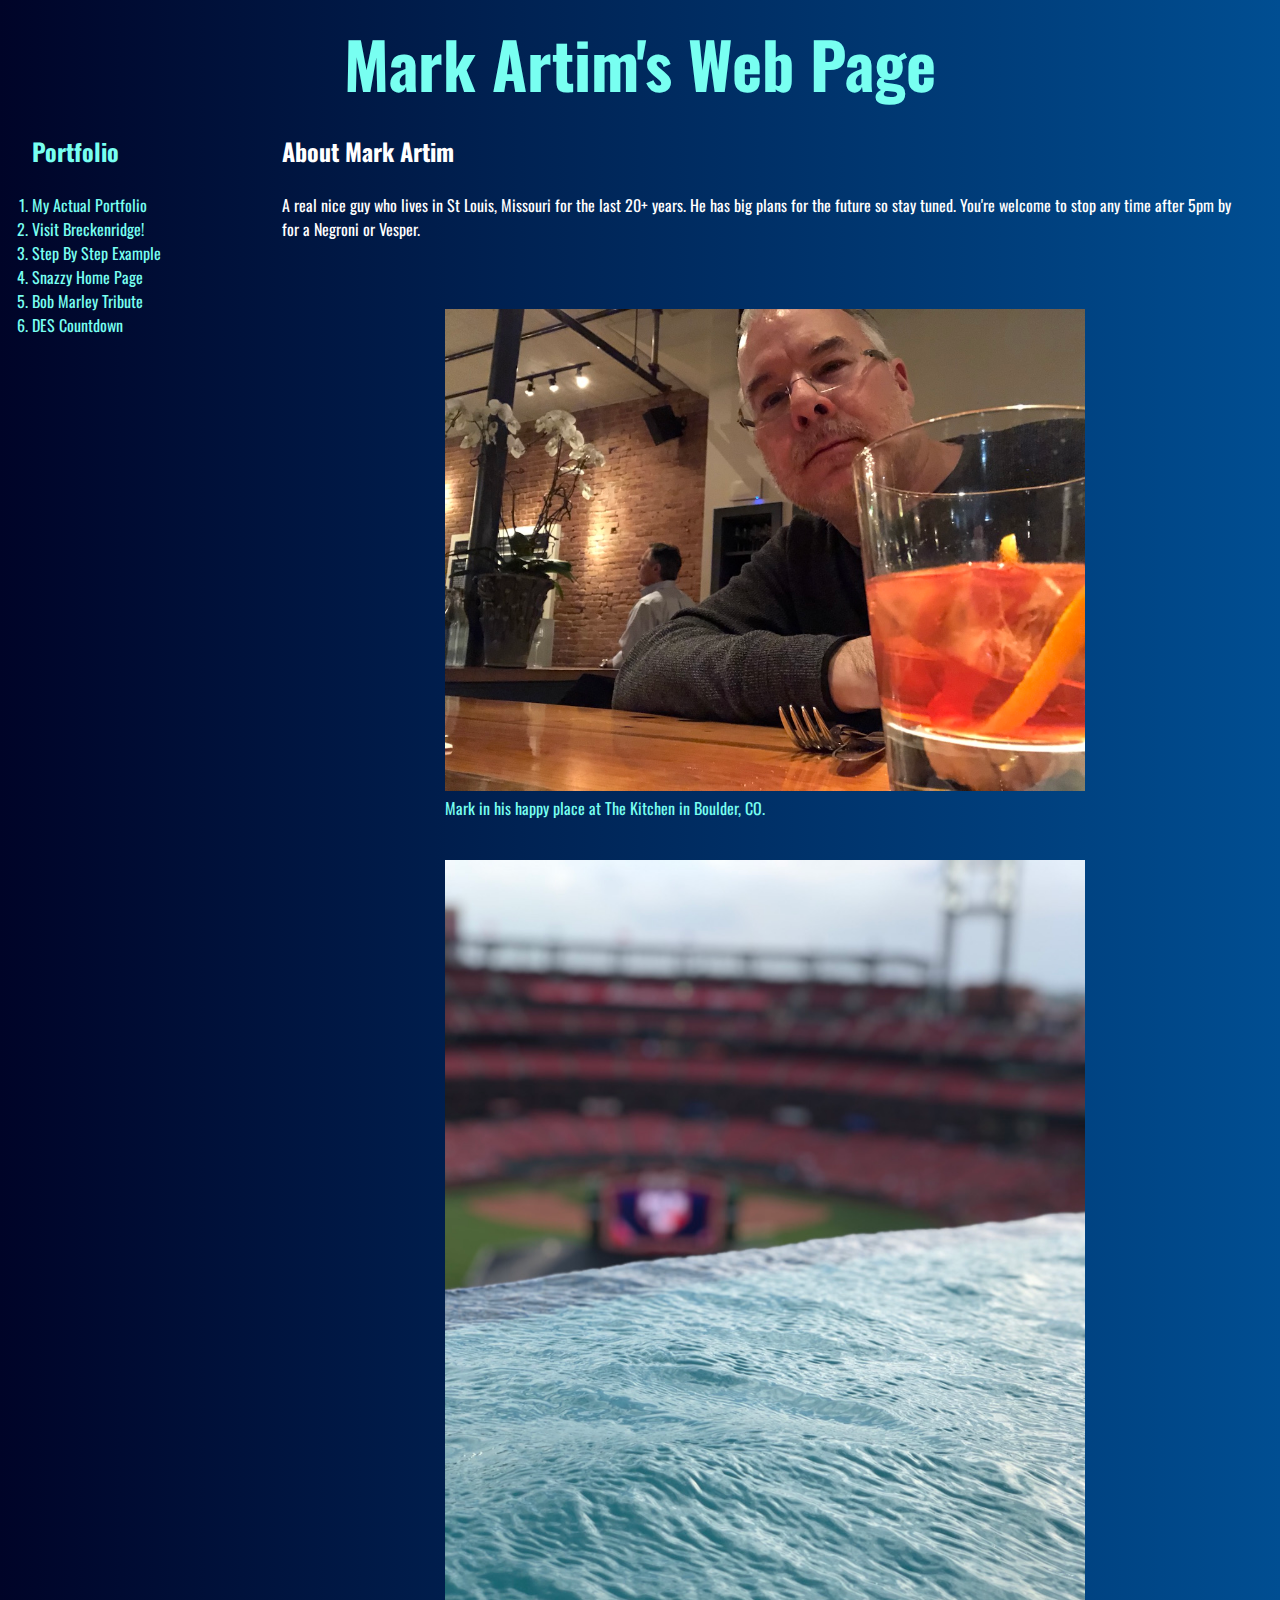
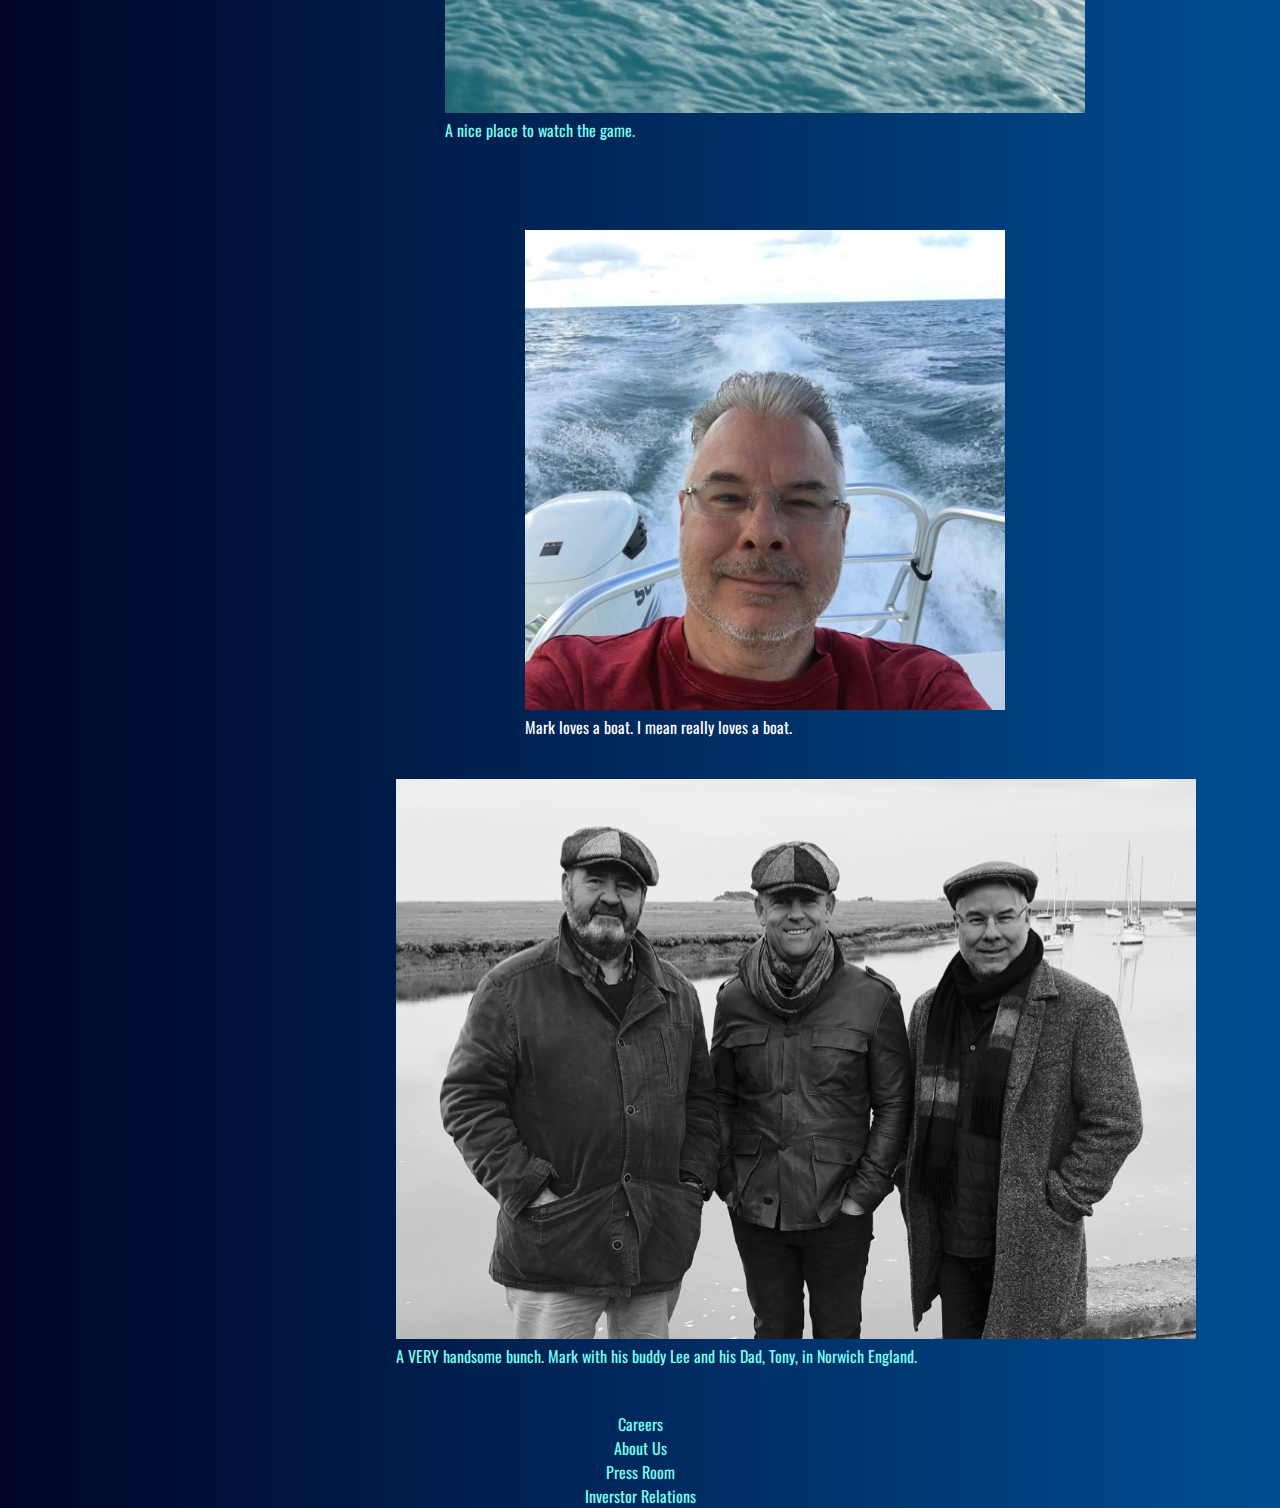
<file: index.html>
<!DOCTYPE html>
<html lang="en">
<head>
    <meta charset="UTF-8">
    <meta name="viewport" content="width=device-width, initial-scale=1.0">
    <title>Mark Artim's Web Page</title>
    <link rel="stylesheet" href="/style.css">
    
    <link rel="preconnect" href="https://fonts.gstatic.com"> 
    <link href="https://fonts.googleapis.com/css2?family=Oswald:wght@200;300;400;500;600;700&display=swap" rel="stylesheet">
    <link rel="stylesheet" href="https://fonts.googleapis.com/css2?family=Cabin">
</head>


<body>
    <div class="container">
      <header>
          <h1>Mark Artim's Web Page</h1>
      </header>

        <div class="leftpanel">
          <nav>  
          <h2>Portfolio</h2>
            <ol>
                <li><a href="https://mark-artim.github.io/portfolio2/">My Actual Portfolio</a></li>
                <li><a href="/VisitBreckenridge.html">Visit Breckenridge!</a></li>
                <li><a href="/SBS1.html">Step By Step Example</a></li>
                <li><a href="/AdditionalPicturesNew.html">Snazzy Home Page</a></li>
                <li><a href="https://codepen.io/mark-artim/full/JjRZNPd" target="_blank">Bob Marley Tribute</a></li>
                <li><a href="/DESGoLiveCountdown.html">DES Countdown</a></li>
            </ol>
          </nav>
        </div>
        
        <div class="main">
            <h2>About Mark Artim</h2>
              <p>A real nice guy who lives in St Louis, Missouri for the last 20+ years. He has big plans for the future so stay tuned. You're welcome to stop any time after 5pm by for a Negroni or Vesper.   
              </p>

        <div class="flex-container">
            <figure>
              <a href="https://www.thekitchenbistros.com/location/the-kitchen-bistros-boulder/" target="_blank">
                <img src="/assets/MarkAtTheKitchenBoulder.jpeg" alt="Mark in his happy place at the Kitchen in Boulder, Colorado with his favorite cocktail, the Negroni, close at hand." style="width:40em;height:auto;";>
                <figcaption>Mark in his happy place at The Kitchen in Boulder, CO.</figcaption>
              </a>
            </figure>
            <figure>
              <a href="https://onecardinalway.com" target="_blank">
                <img src="/assets/pool.jpeg" alt="A picture from a pool overlooking the Cardinal's Busch Stadium" style="width: 40em;height:auto;";>
                <figcaption>A nice place to watch the game.</figcaption>
              </a>
            </figure>
        </div>
        <div class="flex-container">
          <figure>
            <img src="/assets/MarkOnaBoat.jpeg" alt="Mark sitting in the stern of a boat with the wake from teh engine behind him." style="width:30em;height:auto;";>
            <figcaption>Mark loves a boat. I mean really loves a boat.</loves></figcaption>
          </figure>  
          <figure style="float:right; margin-right:2em;">
                <a href="https://www.google.com/maps/place/Wells-next-the-Sea,+UK/@52.9525265,0.8153889,13z/data=!3m1!4b1!4m5!3m4!1s0x47d771242ca1239b:0x48a6ef0ef85b7e10!8m2!3d52.954641!4d0.848927" target="_blank">
                    <img src="/assets/TonyLeeMark.jpeg" alt="Mark on a trip to England with his buddy Lee and his Dad Tony who lives in Norwich" style="width:50em;height:auto;";>
                    <figcaption>A VERY handsome bunch. Mark with his buddy Lee and his Dad, Tony, in Norwich England.</figcaption>
                </a>
            </figure>
          </div>
        </div>
        
        <footer>
            <p>Careers</p>
            <P>About Us</P>
            <P>Press Room</P>
            <P>Inverstor Relations</P>
        </footer>


    </div>    
</body>
</html>
</file>
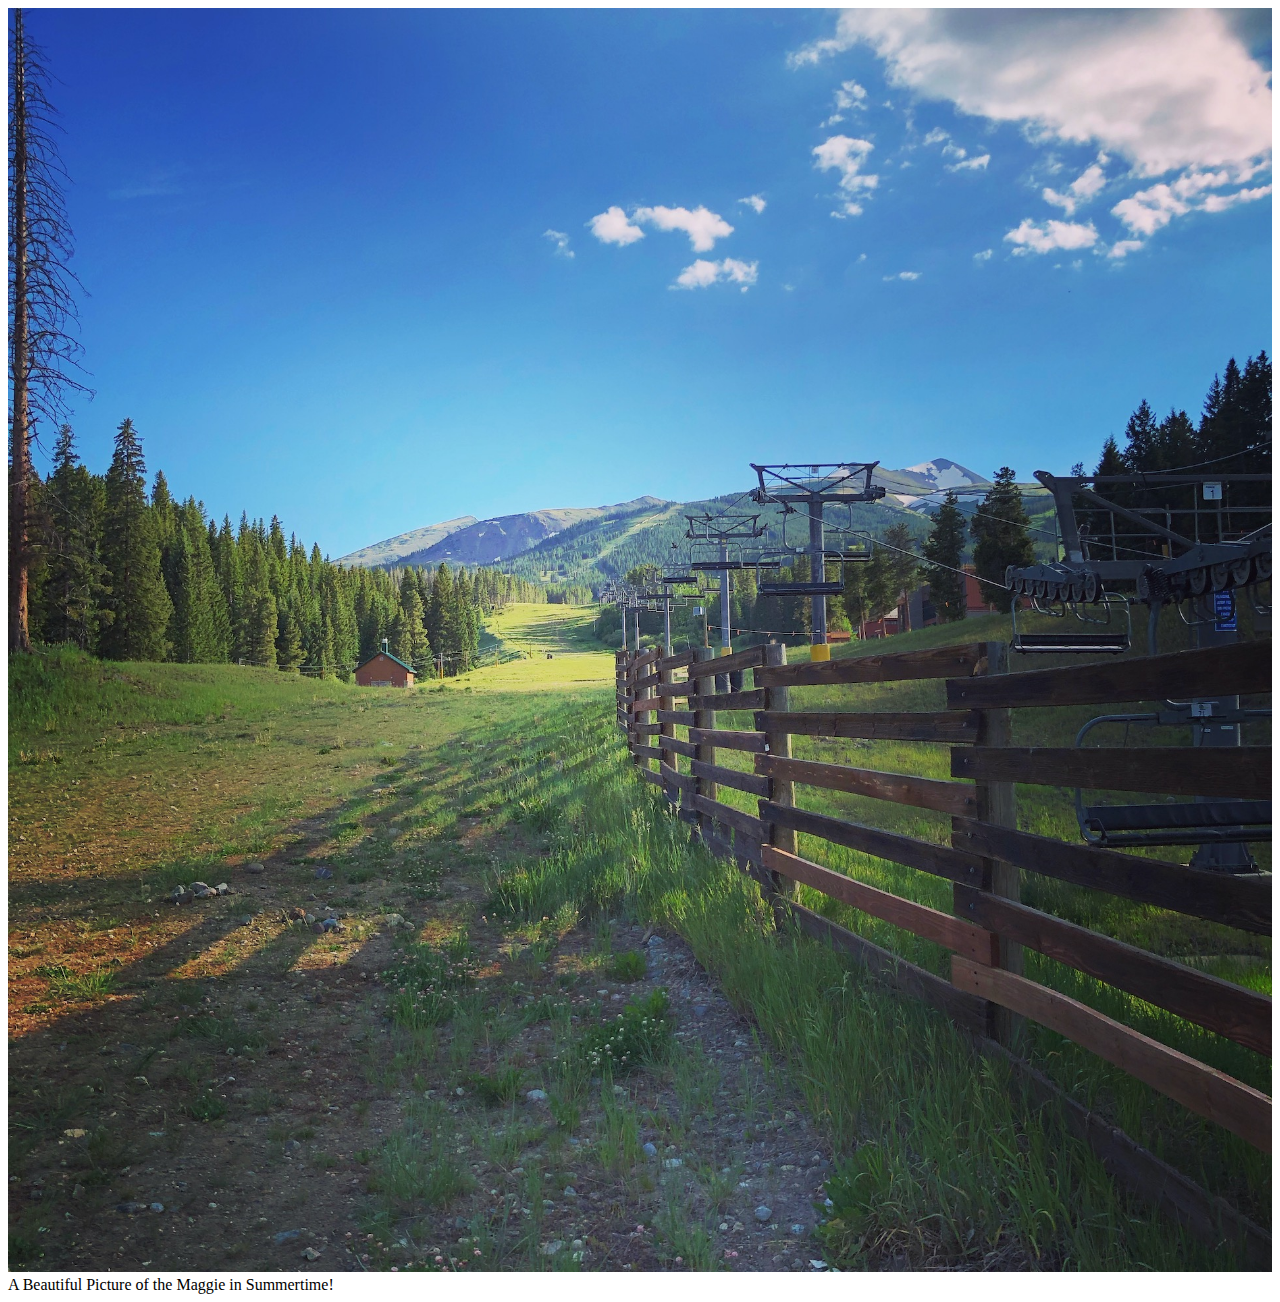
<file: AdditionalPictures.html>
<!DOCTYPE html>
<html>
<head>
    <meta charset="UTF-8">
    <title>Hello World</title>
</head>

<body>
    <style>
        img { 
          width: 100%; 
        }
        </style>
    <img src="/assets/Background1920.jpeg" alt="HTML5 Icon" style="width:100%;height:100%;">


    A Beautiful Picture of the Maggie in Summertime!
</body>
</html>
</file>
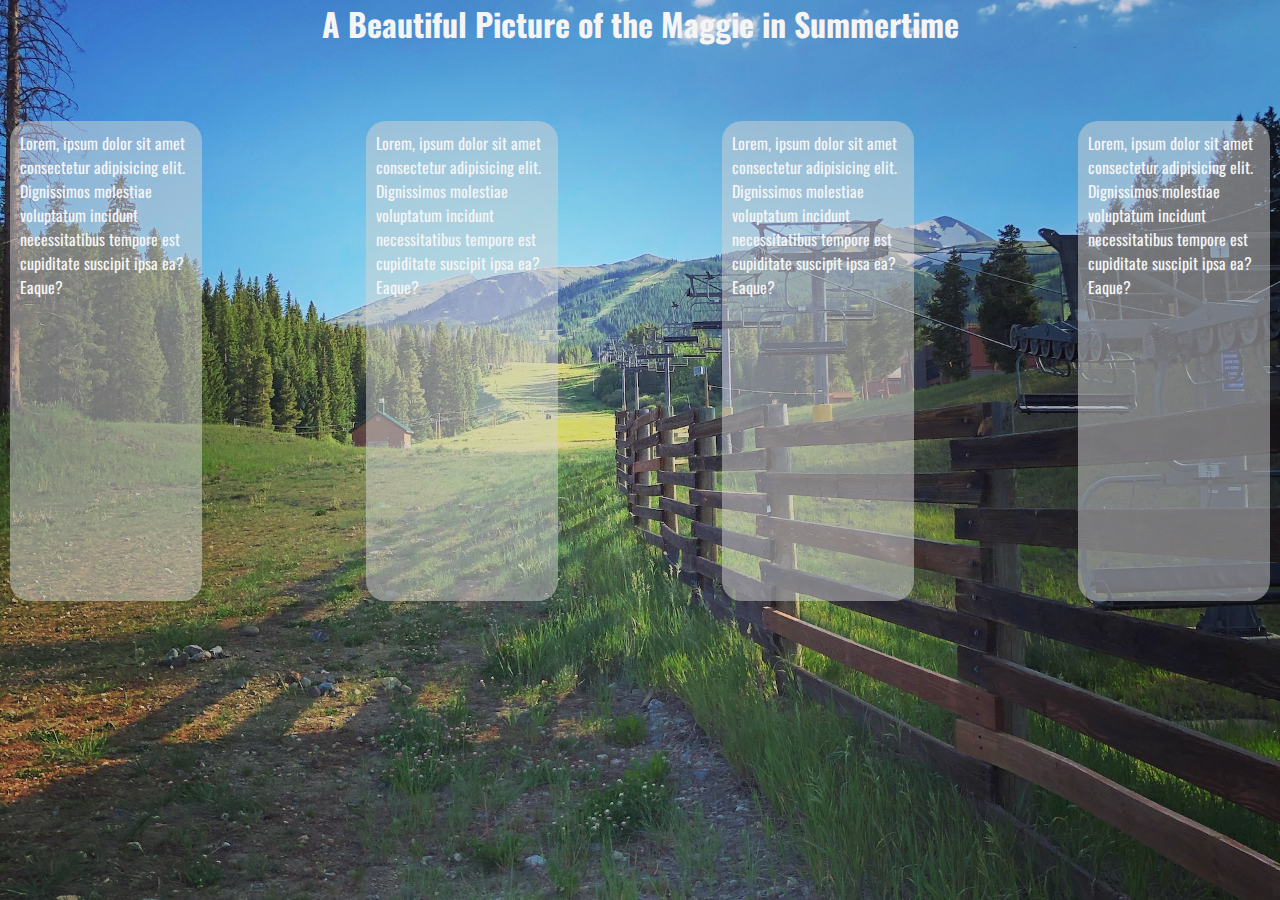
<file: AdditionalPicturesNew.html>
<!DOCTYPE html>
<html>
<head>
    <meta charset="UTF-8">
    <title>Home Page With Image Background</title>
    <link rel="stylesheet" href="/style.css">
    
    <link rel="preconnect" href="https://fonts.gstatic.com"> 
    <link href="https://fonts.googleapis.com/css2?family=Oswald:wght@200;300;400;500;600;700&display=swap" rel="stylesheet">
    <link rel="stylesheet" href="https://fonts.googleapis.com/css2?family=Cabin">
</head>

<body>
    <style>

    body  {
        background-image: url("/assets/Background1920.jpeg");
        background-color: #cccccc;
        height: 800px;
        background-position: center;
        background-repeat: no-repeat;
        background-size: cover;
      }
    </style>

<h1 style="text-align: center;">
A Beautiful Picture of the Maggie in Summertime
</h1>

<div class="flex-container">
    <div class="card">
        Lorem, ipsum dolor sit amet consectetur adipisicing elit. Dignissimos molestiae voluptatum incidunt necessitatibus tempore est cupiditate suscipit ipsa ea? Eaque?
    </div>
    <div class="card">
        Lorem, ipsum dolor sit amet consectetur adipisicing elit. Dignissimos molestiae voluptatum incidunt necessitatibus tempore est cupiditate suscipit ipsa ea? Eaque?
    </div>
    <card class="card">
        Lorem, ipsum dolor sit amet consectetur adipisicing elit. Dignissimos molestiae voluptatum incidunt necessitatibus tempore est cupiditate suscipit ipsa ea? Eaque?
    </card>
    <card class="card">
        Lorem, ipsum dolor sit amet consectetur adipisicing elit. Dignissimos molestiae voluptatum incidunt necessitatibus tempore est cupiditate suscipit ipsa ea? Eaque?
    </card>

</html>
</file>
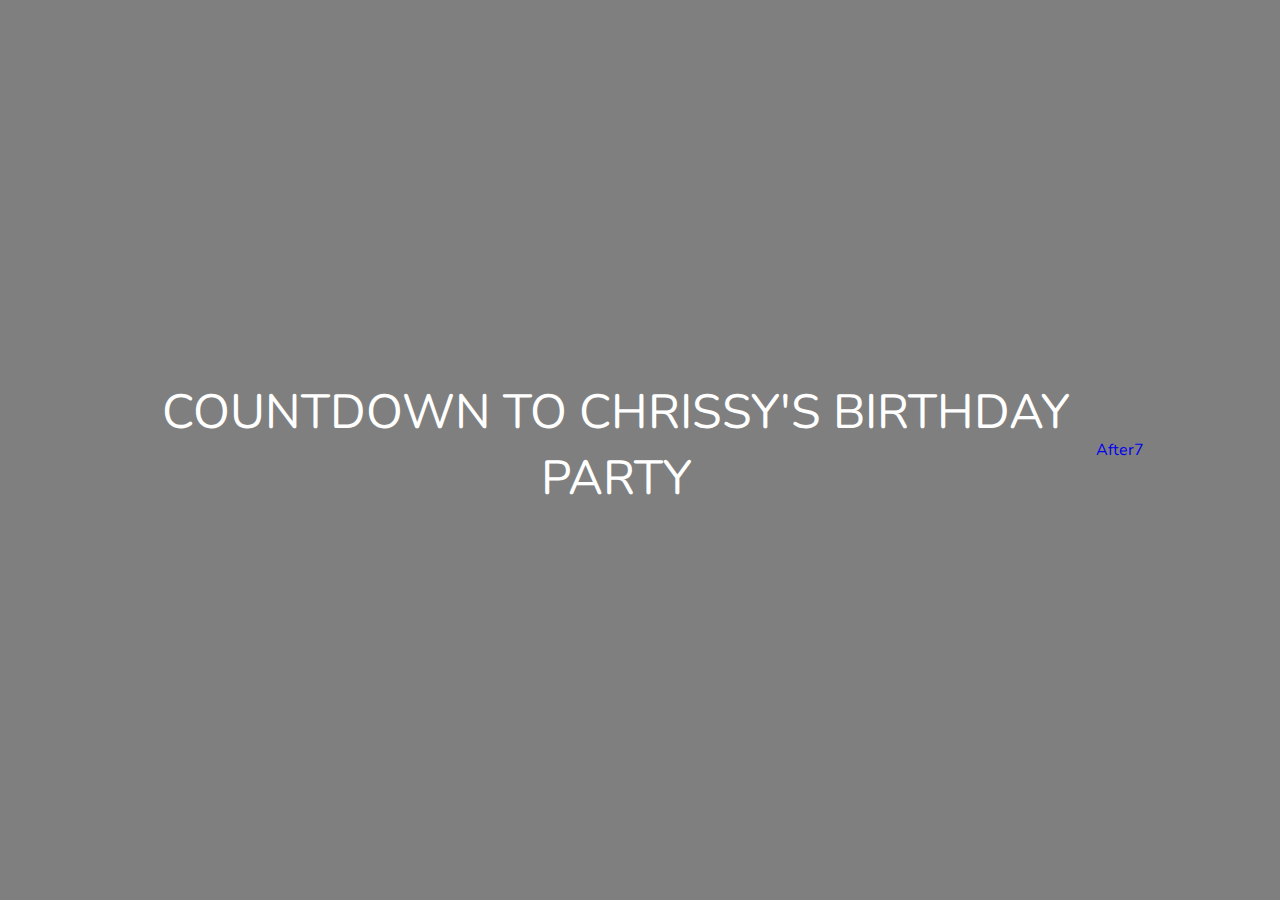
<file: CTCountDown.html>
<!DOCTYPE html>
<html lang="en">
<head>
    <meta charset="UTF-8">
    <meta http-equiv="X-UA-Compatible" content="IE=edge">
    <!-- <meta name="viewport" content="width=device-width, initial-scale=1.0"> -->
    <link href="./assets/css/Breck.css" rel="stylesheet">
    <link href="./assets/css/countdown.css" rel="stylesheet">
    <title>CT Countdown</title>
</head>
<body>
    <!-- Result Skip Results Iframe -->
    <div class="container">
        <div class="txt">Countdown to Chrissy's Birthday Party</div>
        <div class="time">
          <div id="days"></div>
          <div id="hours"></div>
          <div id="minutes"></div>
          <div id="seconds"></div>
        </div>
      </div>

  <a href="/CTAfter7.html">After7</a>


      <script src="./assets/js/countdown.js"></script>
</body>
</html>
</file>
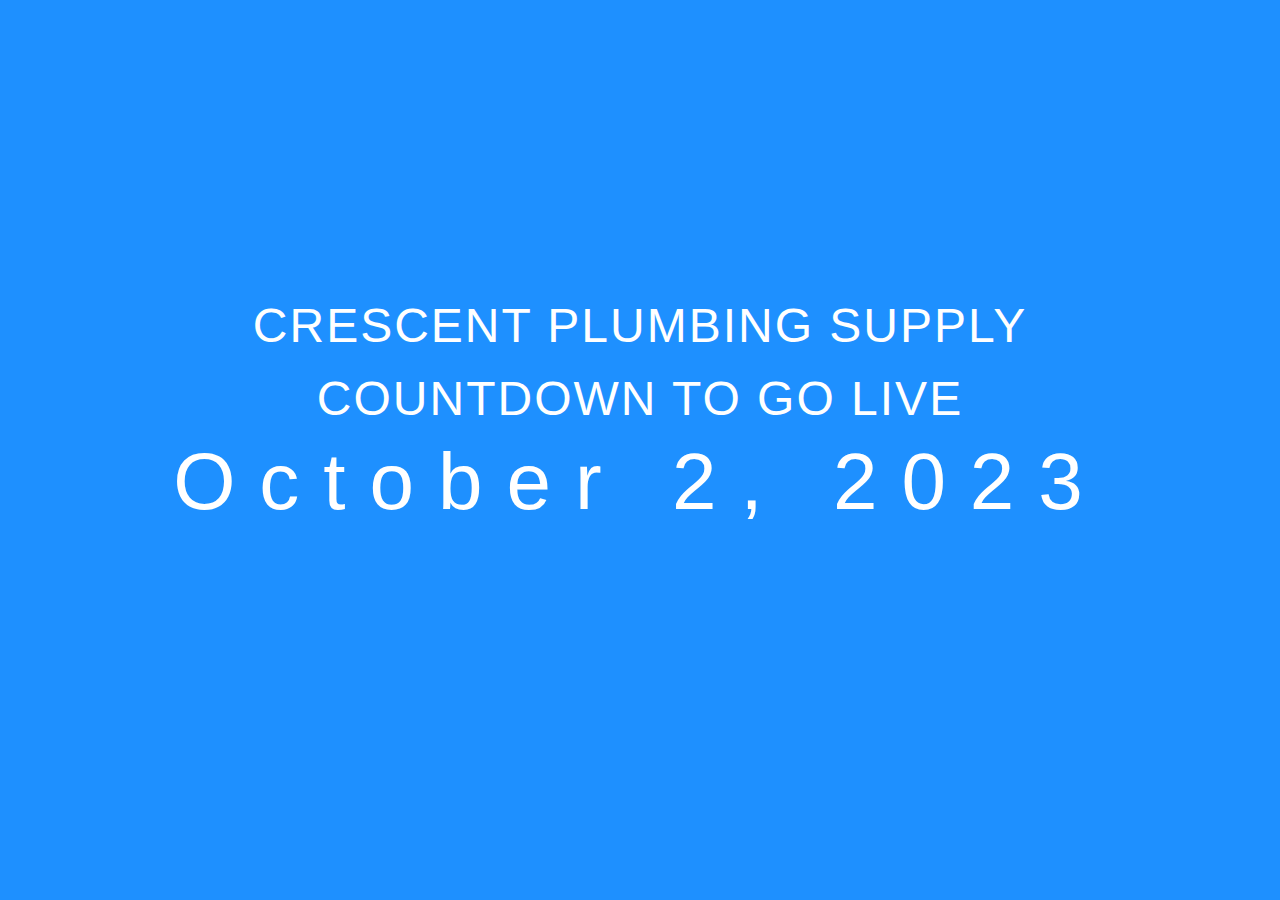
<file: DESGoLiveCountdown.html>
<!DOCTYPE html>
<html lang="en">
<head>
    <meta charset="UTF-8">
    <meta http-equiv="X-UA-Compatible" content="IE=edge">
    <meta name="viewport" content="width=device-width, initial-scale=1.0">
    <link rel="stylesheet" href="./assets/css/DES.css">
    <title>Document</title>
</head>
<body>
    <div class="container">
        <h1 id="headline1">Crescent Plumbing Supply</h1>
        <h1 id="headline2">Countdown to Go Live</h1>
        <h3 id="headline3">October 2, 2023</h1>
        <div id="countdown"></div>
        <!-- <div> -->
          <!-- <ul> -->
            <!-- <li><div id="days"></div>Days!</li> -->
            <!-- <li><span id="hours"></span>Hours</li>
            <li><span id="minutes"></span>Minutes</li>
            <li><span id="seconds"></span>Seconds</li> -->
          <!-- </ul> -->
        <!-- </div> -->
        <div id="content" class="emoji">
          <span>🥳</span>
          <span>🎉</span>
          <span>🎂</span>
        </div>
      </div>
    </div>
    <!-- <script src="./assets/js/DESCountdown.js"></script> -->
    <script src="./assets/js/countdown.js"></script>
</body>
</html>
</file>
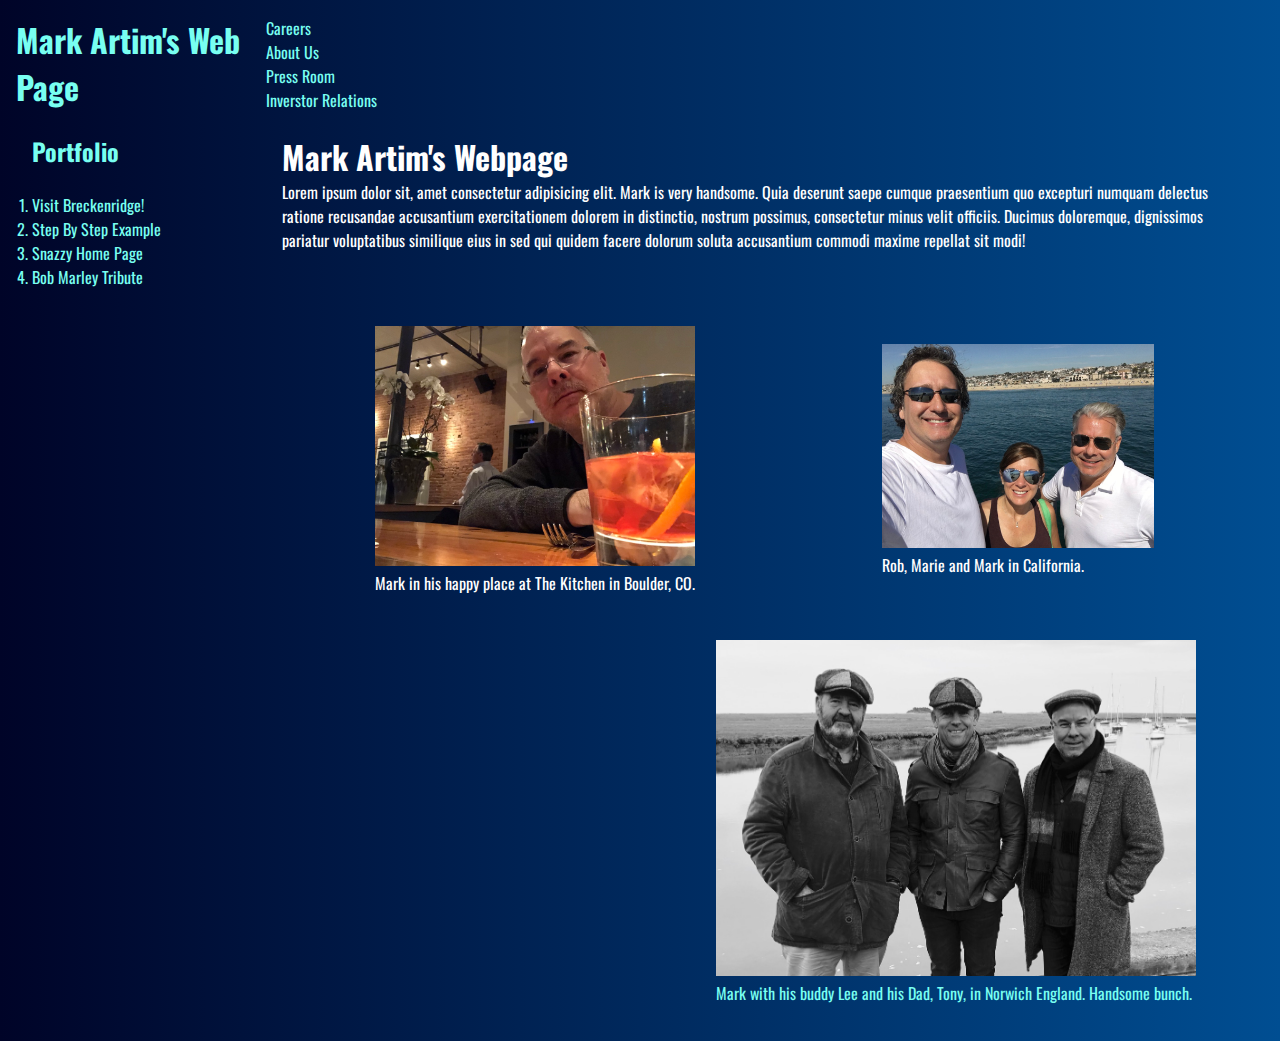
<file: index2.html>
<!DOCTYPE html>
<html lang="en">
<head>
    <meta charset="UTF-8">
    <meta name="viewport" content="width=device-width, initial-scale=1.0">
    <title>Mark Artim's Web Page</title>
    <link rel="stylesheet" href="/style.css">
    
    <link rel="preconnect" href="https://fonts.gstatic.com"> 
    <link href="https://fonts.googleapis.com/css2?family=Oswald:wght@200;300;400;500;600;700&display=swap" rel="stylesheet">
    <link rel="stylesheet" href="https://fonts.googleapis.com/css2?family=Cabin">
</head>


<body>
    <div class="container">
        <div class="header">
            <h1>Mark Artim's Web Page</h1>
        </div>

        <div class="leftpanel">
            <h2>Portfolio</h2>
            <ol>
                <li><a href="/VisitBreckenridge.html">Visit Breckenridge!</a></li>
                <li><a href="/SBS1.html">Step By Step Example</a></li>
                <li><a href="/AdditionalPicturesNew.html">Snazzy Home Page</a></li>
                <li><a href="https://codepen.io/mark-artim/full/JjRZNPd" target="_blank">Bob Marley Tribute</a></li>
            </ol>
        </div>
        
        <div class="main">
            <h1>Mark Artim's Webpage</h1>
            <p>Lorem ipsum dolor sit, amet consectetur adipisicing elit. Mark is very handsome. Quia deserunt saepe cumque praesentium quo excepturi numquam delectus ratione recusandae accusantium exercitationem dolorem in distinctio, nostrum possimus, consectetur minus velit officiis. Ducimus doloremque, dignissimos pariatur voluptatibus similique eius in sed qui quidem facere dolorum soluta accusantium commodi maxime repellat sit modi!</p>

        <div class="flex-container">
            <figure>
                <img src="/assets/MarkAtTheKitchenBoulder.jpeg" alt="Mark in his happy place at the Kitchen in Boulder, Colorado with his favorite cocktail, the Negroni, close at hand." style="width:20em;height:auto;";>
                <figcaption>Mark in his happy place at The Kitchen in Boulder, CO.</figcaption>
            </figure>
            <figure>
                <img src="/assets/RobMarieMark.jpeg" alt="Rob, Marie and Mark in California." style="width:17em;height:auto;";>
                <figcaption>Rob, Marie and Mark in California.</figcaption>
            </figure>
        </div>
            <figure style="float:right; margin-right:2em;">
                <a href="https://www.google.com/maps/place/Wells-next-the-Sea,+UK/@52.9525265,0.8153889,13z/data=!3m1!4b1!4m5!3m4!1s0x47d771242ca1239b:0x48a6ef0ef85b7e10!8m2!3d52.954641!4d0.848927" target="_blank">
                    <img src="/assets/TonyLeeMark.jpeg" alt="Mark on a trip to England with his buddy Lee and his Dad Tony who lives in Norwich" style="width:30em;height:auto;";>
                    <figcaption>Mark with his buddy Lee and his Dad, Tony, in Norwich England. Handsome bunch.</figcaption>
                </a>
            </figure>

        </div>

        
        <div class="footer">
            <p>Careers</p>
            <P>About Us</P>
            <P>Press Room</P>
            <P>Inverstor Relations</P>
        </div>


    </div>    
</body>
</html>
</file>
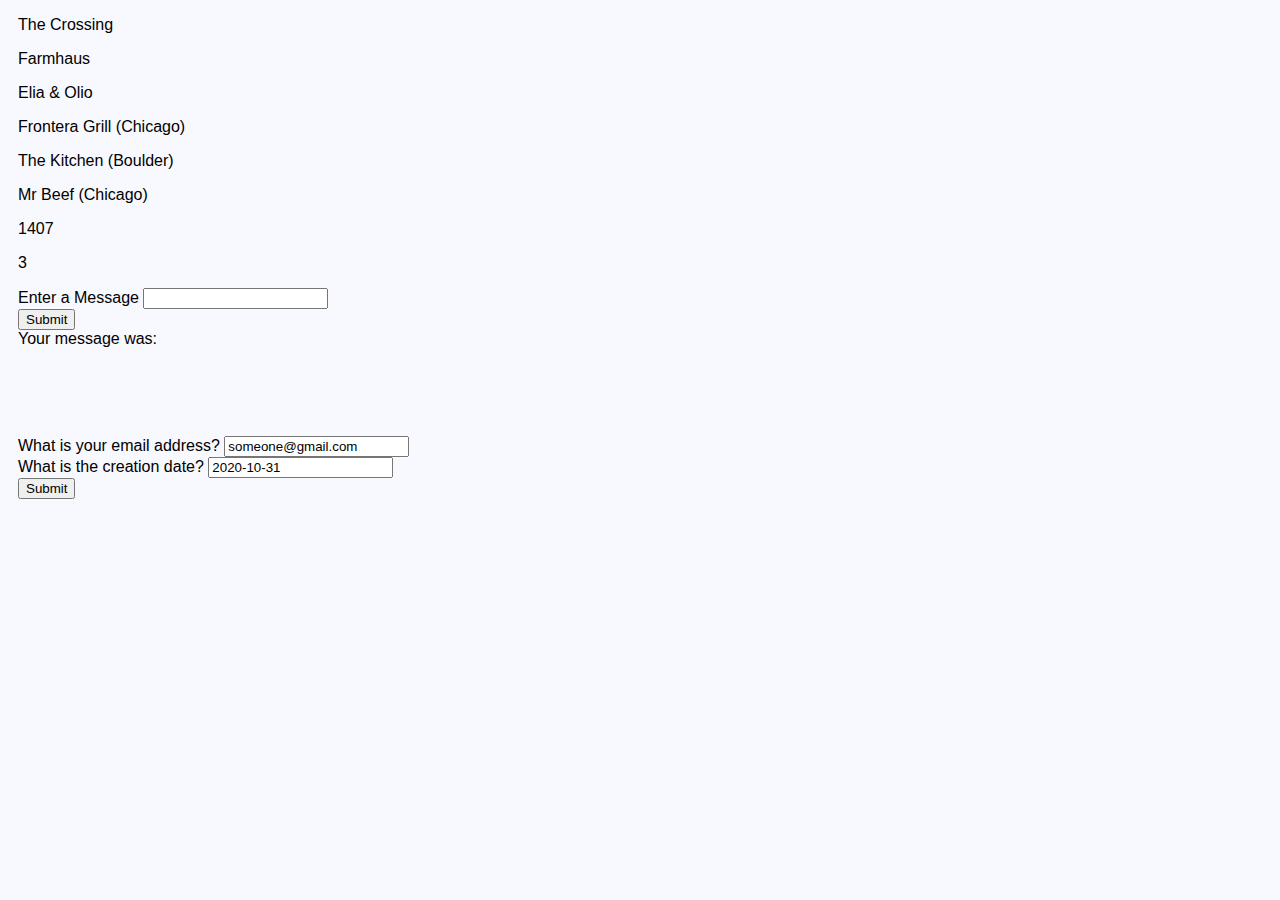
<file: RestaurantRecommendations.html>
<!DOCTYPE html>
<html>
<head>
    <meta charset="UTF-8">
    <title>Resaurant Recs</title>
    
    <!-- Custom styles for this template -->
    <link href="page.css" rel="stylesheet">

    <script language="JavaScript">
        function showInput() {
            document.getElementById('display').innerHTML = 
                        document.getElementById("user_input").value;
        }
      </script>
    
</head>

<body>
    
    <p>The Crossing</p>
    <p>Farmhaus</p>
    <p>Elia & Olio</p>
    <p>Frontera Grill (Chicago)</p>
    <p>The Kitchen (Boulder)</p>
    <p>Mr Beef (Chicago)</p>

    

      <p id="ROB"></p>
      <p id="COB"></p>

      <script>
        document.getElementById("ROB").innerHTML = 9 + 6 * 233;
        document.getElementById("COB").innerHTML = 9 - 6;
      </script>


<form>
    <label><b>Enter a Message</b></label>
    <input type="text" name="message" id="user_input">
  </form>

  <input type="submit" onclick="showInput();"><br/>
  <label>Your message was: </label>
  <p><span id='display'></span></p>

<br><br><br><br>

<script>
var URL = "https://e8o9n5ugog.execute-api.us-east-2.amazonaws.com/prod/visitors";
</script>

<form id="formElem">
  <div>
    <label for="Visitor_ID">What is your email address?</label>
    <input name="Visitor_ID" id="Visitor_ID" value="someone@gmail.com">
  </div>
  <div>
    <label for="Creation_Date">What is the creation date?</label>
    <input name="Creation_Date" id="Creation_Date" value="2020-10-31">
  </div>
  <div>
    <button>Submit</button>
  </div>
</form>

<script>
  formElem.onsubmit = async (e) => {
    e.preventDefault();

    let response = await fetch(URL, {
      method: 'POST',
      body: new FormData(formElem)
    });

    let result = await response.json();

    alert(result.message);
  };
</script>

<!-- var formData = JSON.stringify($("#myForm").serializeArray());

$.ajax({
  type: "POST",
  url: "serverUrl",
  data: formData,
  success: function(){},
  dataType: "json",
  contentType : "application/json"
}); -->






</body>
</html>
</file>
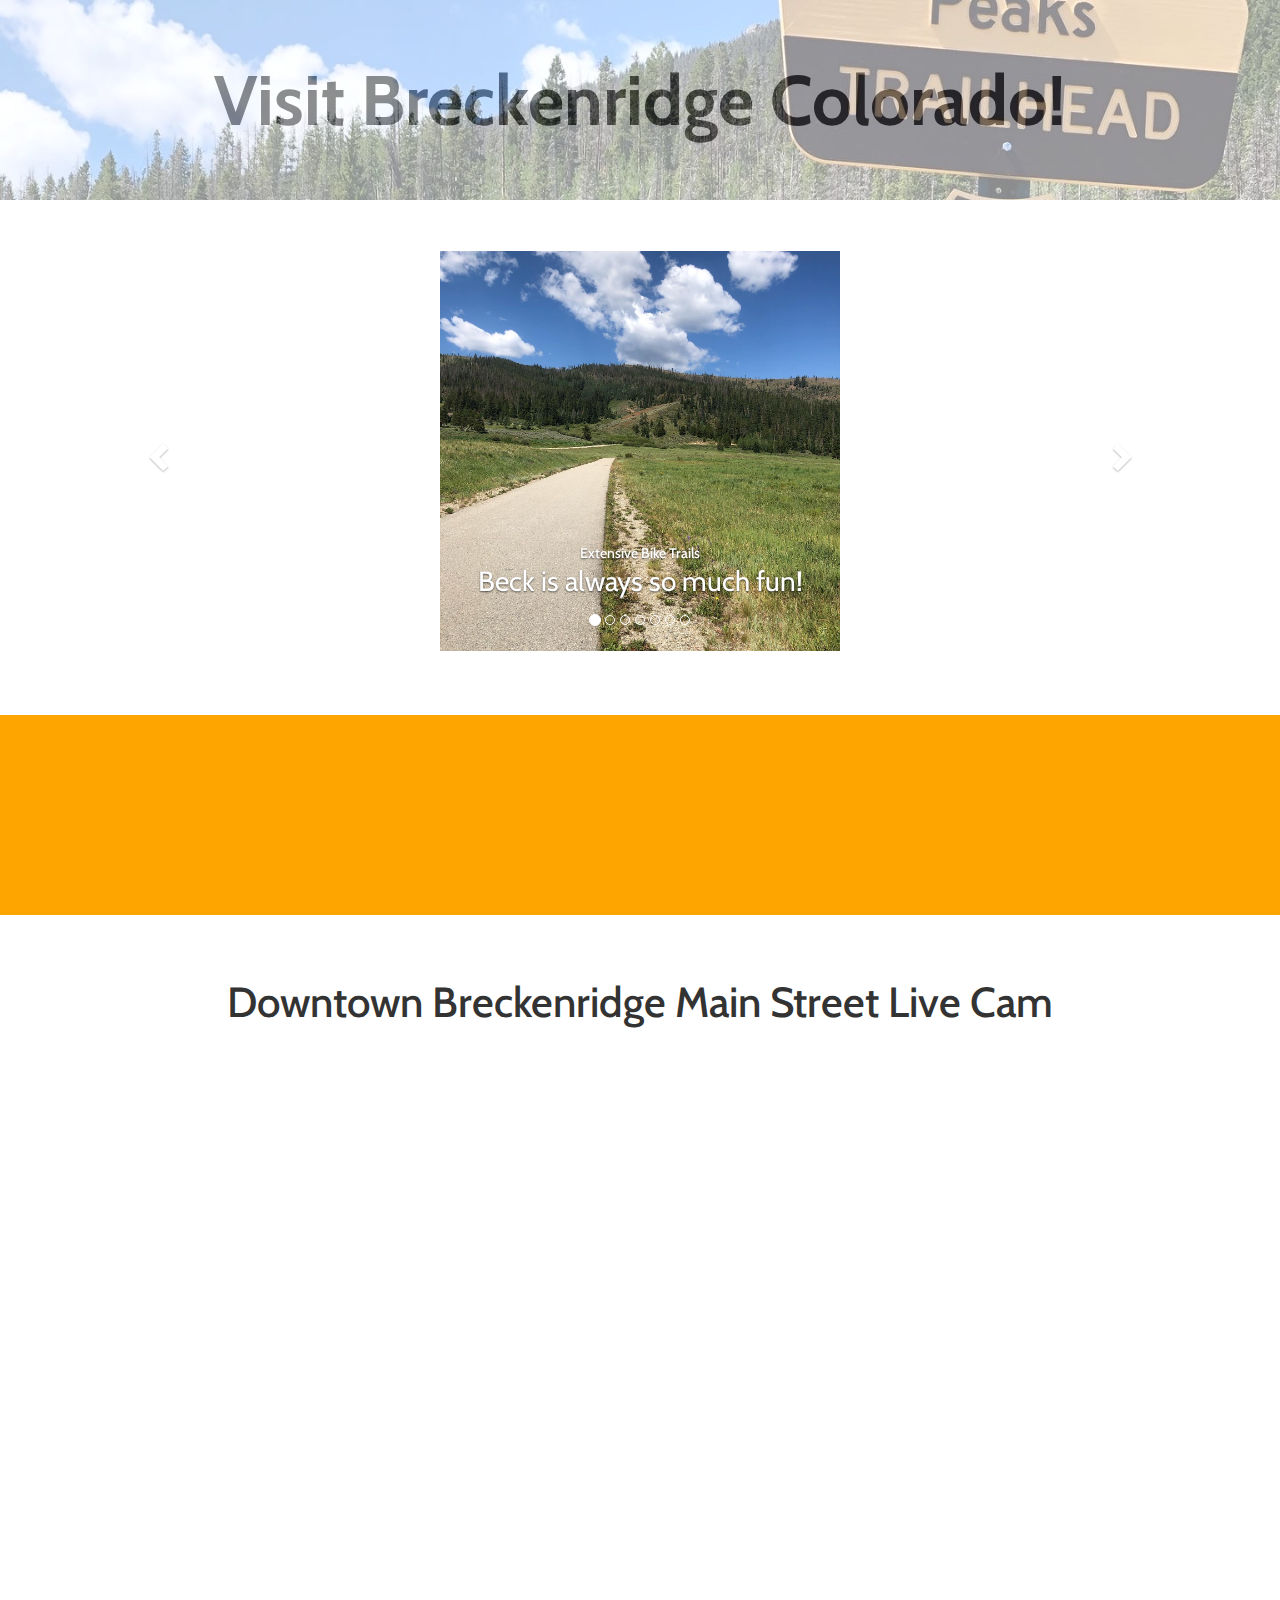
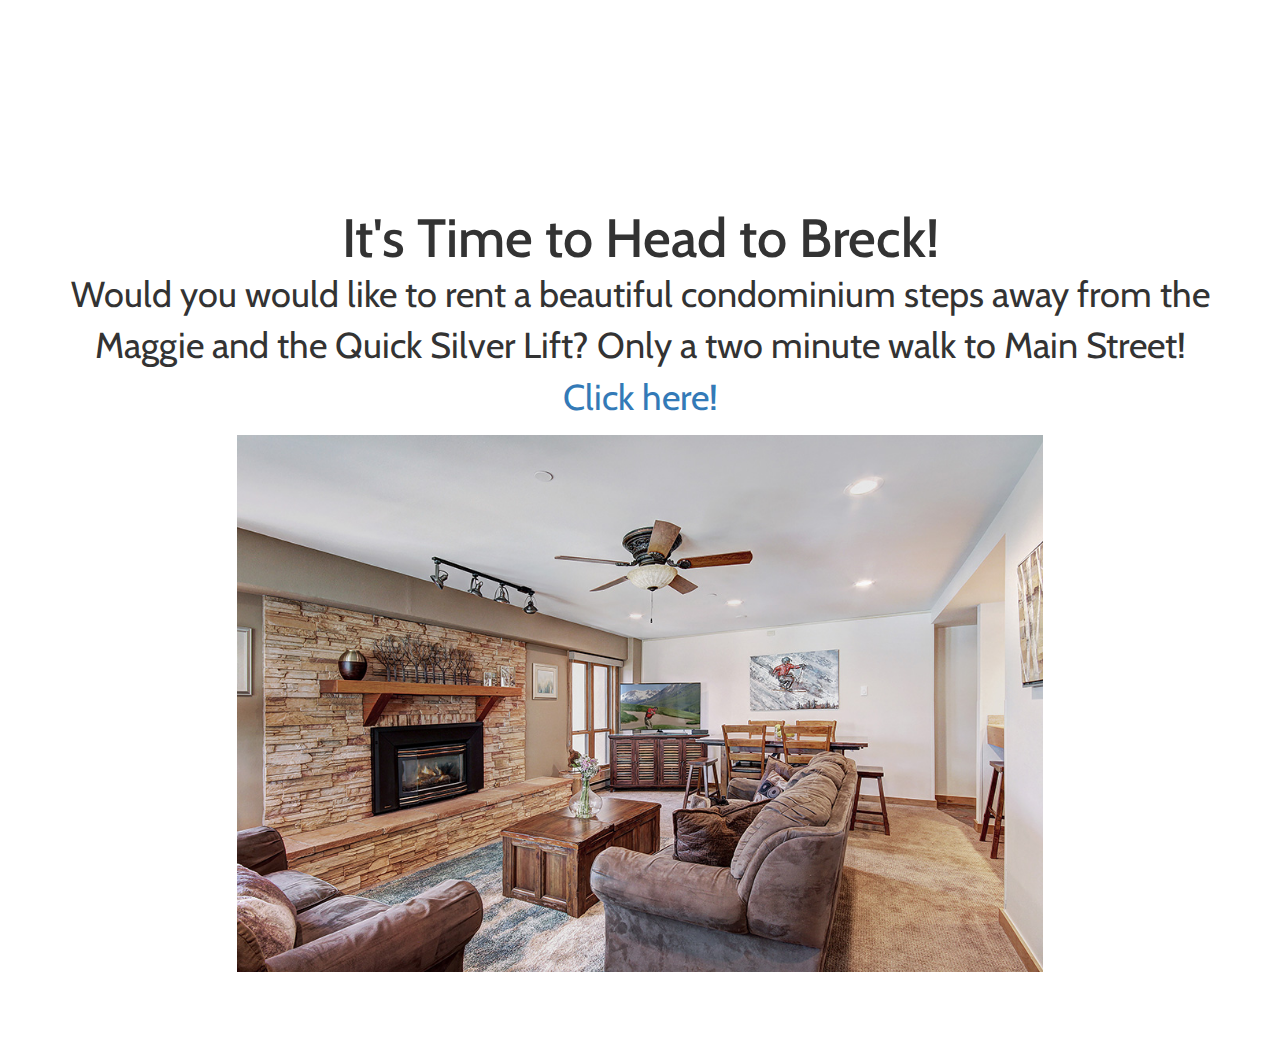
<file: VisitBreckenridge.html>
<html>

<html lang="en">

<head>

  <title>Mark's First Web Page</title>

  <!-- Custom styles for this template -->
  
  <meta charset="utf-8">
  <meta name="viewport" content="width=device-width, initial-scale=1">
  <link rel="stylesheet" href="https://maxcdn.bootstrapcdn.com/bootstrap/3.3.7/css/bootstrap.min.css">
  <link rel="preconnect" href="https://fonts.gstatic.com"> 
  <link href="https://fonts.googleapis.com/css2?family=Cabin:ital,wght@0,400;0,500;0,600;0,700;1,400;1,500;1,600;1,700&display=swap" rel="stylesheet">
  <link href="./assets/css/Breck.css" rel="stylesheet">

  <script src="https://ajax.googleapis.com/ajax/libs/jquery/3.5.1/jquery.min.js"></script>
  <script src="https://maxcdn.bootstrapcdn.com/bootstrap/3.4.1/js/bootstrap.min.js"></script>
  
  <script language="JavaScript">
    function showInput() {
      document.getElementById('display').innerHTML =
        document.getElementById("user_input").value;
    }
  </script>


</head>

<body>
  
  <header>
    <h1 class="header">Visit Breckenridge Colorado!</h1>
  </header>

  
  <div class="container">
    <div id="myCarousel" class="carousel slide" data-ride="carousel">
      <!-- Indicators -->
      <ol class="carousel-indicators">
        <li data-target="#myCarousel" data-slide-to="0" class="active"></li>
        <li data-target="#myCarousel" data-slide-to="1"></li>
        <li data-target="#myCarousel" data-slide-to="2"></li>
        <li data-target="#myCarousel" data-slide-to="3"></li>
        <li data-target="#myCarousel" data-slide-to="4"></li>
        <li data-target="#myCarousel" data-slide-to="5"></li>
        <li data-target="#myCarousel" data-slide-to="6"></li>
      </ol>

      <!-- Wrapper for slides -->
      <div class="carousel-inner">

        <div class="item active">
          <img class="center-block" src="/assets/images/P1.jpeg" alt="Los Angeles" style="width: auto; height: var(--car-img-height);">
          <div class="carousel-caption">
            <h3>Extensive Bike Trails</h3>
            <p>Beck is always so much fun!</p>
          </div>
        </div>

        <div class="item zzz">
          <img class="center-block" src="./assets/images/P2.jpeg" alt="The Path to Frisco" style="width: auto; height: var(--car-img-height);">
          <div class="carousel-caption">
            <h3>Lake Dillon</h3>
            <p>Enjoy Frisco & Lake Dillon</p>
          </div>
        </div>

        <div class="item">
          <img class="center-block" src="/assets/images/P3.jpeg" alt="Lake Dillon" style="width: auto; height: 400px;">
          <div class="carousel-caption">
            <h3>Breckenridge</h3>
            <p>We love the Breck!</p>
          </div>
        </div>

        <div class="item">
          <img class="center-block" src="/assets/images/P4.jpeg" alt="Breckenridge" style="width: auto; height: 400px;">
          <div class="carousel-caption">
            <h3>Incredible Trail Rides</h3>
            <p>Rent this Cannondale Power Assist</p>
          </div>
        </div>

        <div class="item">
          <img class="center-block" src="/assets/images/P5.jpeg" alt="Breckenridge" style="width: auto; height: 400px;">
          <div class="carousel-caption">
            <h3>Beautiful Hiking</h3>
            <p>Ski runs turn to flowery meadows</p>
          </div>
        </div>

        <div class="item">
          <img class="center-block" src="/assets/images/P6.jpeg" alt="Breckenridge" style="width: auto; height: 400px;">
          <div class="carousel-caption">
            <h3>The Blue River</h3>
            <p>runs through the heart of Breck!</p>
          </div>
        </div>

        <div class="item">
          <img class="center-block" src="/assets/images/P7.jpeg" alt="Breckenridge" style="width: auto; height: 400px;">
          <div class="carousel-caption">
            <h3>Fly Fishing Anyone?</h3>
            <p>I think I see a trout!</p>
          </div>
        </div>

      </div>

      <!-- Left and right controls -->
      <a class="left carousel-control" href="#myCarousel" data-slide="prev" style="background: none !important">
        <span class="glyphicon glyphicon-chevron-left"></span>
        <span class="sr-only">Previous</span>
      </a>
      <a class="right carousel-control" href="#myCarousel" data-slide="next" style="background: none !important">
        <span class="glyphicon glyphicon-chevron-right"></span>
        <span class="sr-only">Next</span>
      </a>
    </div>
  </div>

<!-- The Weather Section  -->
  <section class="weather">
    <div id="weather">
      <h2 id="location"></h2>
      <p id="description"></p>
      <p id="temp"></p>
      <p id="tempmax"></p>
    </div>
  </section>

  <!-- The Main Street Live Cam Section  -->
  <Section>
    <h2 style="text-align: center;">
      Downtown Breckenridge Main Street Live Cam
    </h2>
    <div class="iframe-container">
      <iframe class="center" width="560" height="315" src="https://www.youtube.com/embed/SH63YaIWyK0" frameborder="0"
        allow="accelerometer; autoplay; encrypted-media; gyroscope; picture-in-picture" allowfullscreen></iframe>
    </div>
  </Section>


  <section class="rent-condo">
    <h2 class="center">It's Time to Head to Breck!</h2>
    <div id="ball"></div>
    <p>Would you would like to rent a beautiful condominium steps away from the Maggie and the Quick Silver Lift? Only a two minute walk to Main Street!
      <a href="https://www.visitbreck.com/booking/the-village-wetterhorn-3404/" target="_blank">Click here!</a>
    </p>
    <img id="unitPics" class="center-block" src="/assets/images/Unit_Pictures/L4.jpg" alt="Breckenridge">
    <!-- <img class="center-block" src="/assets/images/Unit_Pictures/L22.jpg" alt="Breckenridge"> -->
  </section>

  <script>


    function weather() {
      fetch("https://api.openweathermap.org/data/2.5/weather?zip=80424,us&appid=f1d85396b0ac359611b0e0093b0c32df")
        .then(response => response.json())
        // .then(data => console.log(data))
        .then(function (data) {
          drawWeather(data);
        })
        .catch(function () {

        });
    }
    window.onload = function () {
      weather();
    }

    function drawWeather(d) {
      var celcius = Math.round(parseFloat(d.main.temp) - 273.15);
      var fahrenheit = Math.round(((parseFloat(d.main.temp) - 273.15) * 1.8) + 32);
      var tempmax = Math.round(((parseFloat(d.main.temp_max) - 273.15) * 1.8) + 32);
      var feelslike = Math.round(((parseFloat(d.main.feels_like) - 273.15) * 1.8) + 32);
      // document.getElementById('name').innerHTML = d.main.name;
      document.getElementById('description').innerHTML = "Currently " + d.weather[0].description;
      document.getElementById('temp').innerHTML = "The temperature right now is " + fahrenheit + '&deg;' + " but it feels like " + feelslike + '&deg;';
      document.getElementById('location').innerHTML = "The weather in " + d.name;
      document.getElementById('tempmax').innerHTML = "The high today is " + tempmax + '&deg';
    }

        // console.log(temp)
        // document.getElementById("TEST").innerHTML = humidity

  </script>
  <script src="./assets/js/script.js"></script>


</body>

</html>
</file>
<file: style.css>
*{
    box-sizing: border-box;
    padding: 0;
    margin: 0;
  }

body {
    font-family: 'Oswald', sans-serif;
    /* background-color: #361999; */
    background-image: linear-gradient(90deg, #000428 0%, #004e92 100%);
    color: whitesmoke;
    }
a {
    color: #78FFF1;
    }
a:link {
    text-decoration: none;
    color: #78FFF1;
    }



a:visited {
    color:darkturquoise;
    }
a:hover {
    color: orangered;
    }


.center {
    text-align: center;
}

@media (max-width: 700px) {
    .container {
        color: #78FFF1;
        font-family: 'Oswald', sans-serif;
        display: grid;
        /* grid-template-columns: 1fr; */
        /* grid-template-rows: 1fr; */
        gap: 5px 0px;
        padding: 1em;
        width: 100vw;
        height: 100vh;
        grid-template-areas:
            "header"
            "leftpanel"
            "main"
            "footer";
        }
    
    }
@media (min-width:701px) {
    .container {
        color: #78FFF1;
        font-family: 'Oswald', sans-serif;
        display: grid;
        grid-template-columns: 1fr 2fr 2fr;
        grid-template-rows: 6em 1fr 6em;
        gap: 5px 0px;
        padding: 1em;
        width: 100vw;
        height: 100vh;
        grid-template-areas:
            "header header header"
            "leftpanel main main"
            "footer footer footer";
        }
    }

header {
    grid-area: header;
    font-size: 2em;
    margin: 0% 5% 0% 5%;
    text-align: center;
    color: #78FFF1;
    }

h2 {
    margin-bottom: 1em;
}
    
.leftpanel {
    grid-area: leftpanel;
    text-align: left;
    padding: 1em;
    min-height: initial;
    color: #78FFF1;
    }
    
.main {
    grid-area: main;
    text-align: left;
    padding: 1em;
    color: white;
    }
    
footer {
    grid-area: footer;
    text-align: center;
    padding: .2em;
    color: #78FFF1;
    }

.flex-container {
        display:flex;
        flex-wrap: wrap;
        justify-content: space-between;
        align-items: center;
        margin-top: 5%;
        /* margin-left: 10%; */
        /* margin-right: 10%; */
        min-height: 20em;
    }
          
.card {
    display: flex;
    background-color: rgba(211, 211, 211, 0.5);
    min-height: 30em;
    max-width: 12em;
    border-radius: 20px;
    padding: 10px;
    margin: 10px;
    }

.hero-text {
    text-align: center;
    position: absolute;
    top: 50%;
    left: 50%;
    transform: translate(-50%, -50%);
    color: white;
    }
    
figure {
    /* border: .5px #cccccc solid; */
    padding: 20px;
    margin: auto;
    }

/*


.header {
    grid-column: 1/4;
    grid-row: 1/2;
    background-color: purple;
    }

.main {
    grid-column: 2/4;
    grid-row: 2/4;
    background-color: red;
    }

.leftpanel {
    grid-column: 1/2;
    grid-row: 2/4;
    background-color: springgreen;
    }

.footer {
    grid-column: 1/4;
    grid-row: 3/4;
    background-color: yellow;
    }

*/
</file>
<file: assets/css/Breck.css>
*{
    box-sizing: border-box;
    --car-img-height: 400px;
    
    /* undohtml.css */
    /* (CC) 2004 Tantek Celik. Some Rights Reserved.                  */
    /* http://creativecommons.org/licenses/by/2.0                     */
    /* This style sheet is licensed under a Creative Commons License. */

    :link, :visited {
        text-decoration: none;
        }
    ul, ol {
        list-style: none;
        }
    h1, h2, h3, h4, h5, h6, pre, code, p {
        font-size: 1em;
        }
    ul, ol, dl, li, dt, dd, h1, h2, h3, h4, h5, h6, pre, 
    form, body, html, p, blockquote, fieldset, input {
        padding: 0;
        margin: 0;
        }
    a img, :link img, :visited img {
        border: none;
        }
    address {
        font-style: normal;
        }  
}

  body {
    font-family: 'Cabin', sans-serif;
  }

    .header {
        position: relative;
        width: 100%;
        display: flex;
        justify-content: center;
        margin-bottom: 4%;
        height: 200px;
        align-items: center;
    }

    .header::before {    
        content: "";
        background-image: url("/assets/BreckHeader.jpeg");
        background-size: cover;
        position: absolute;
        top: 0px;
        right: 0px;
        bottom: 0px;
        left: 0px;
        opacity: 0.45;
    }
    header h1 {
        font-weight: bolder;
        font-size: 28px;
        animation-name: colorwheel;
        animation-duration: 16s;
        animation-iteration-count: infinite;
    }

    @keyframes colorwheel {
        0%   {color:black;}
        25%  {color: red;}
        50%  {color: blue;}
        100% {color: green;}
      }

    .container {
        display: flex;
        flex-direction: column;
    }

    .weather {
        background-color: orange;
        display: flex;
        justify-content: center;
        width: 100%;
        margin: 5% 0% 5% 0%;
        min-height: 200px;
        align-items: center;
    }

    .center {
        justify-content: center;
        text-align: center;
        margin-left: auto;
        margin-right: auto;
    }

    .center-block {
        width: auto;
        height: 400px;
    }

    .rent-condo {
        display: flex;
        flex-direction: column;
        margin: 5%;
        font-size: 18px;
        justify-content: center;
        text-align: center;
        align-items: center;
    }

    .rent-condo img {
        max-width: 375px;
        height: auto;
        margin: 1%;
    }

    /* section iframe {
        display: block;
        margin-top: 4%;
        width: 1px;
        min-width: 100%;
      } */
     
    .iframe-container {
        position: relative;
        overflow: hidden;
        padding-top: 56.25%;
        border: red;
    }

    .iframe-container iframe {
        position: absolute;
        top: 0%;
        left: 0%;
        width: 100%;
        height: 100%;
        border: 0;
    }
    

    @media only screen and (min-width: 768px) {
        header h1 {
            font-size: 3.0em;
        }
        h2 {
            font-size: 2.5em;
        }
        p {
            font-size: 1.5em;
        }
        section iframe {
            display: block;
            margin-top: 4%;
            width: 560px;
            height: 315px;
          }
          .rent-condo img {
            max-width: 70%;
            height: auto;
            margin: 1%;
        }
        .center-block1 {
            width: auto;
            height: 50px;
        }
        .zzz {
            --car-img-height: 800px;
        }
    }
    @media only screen and (min-width: 1200px) {
        header h1 {
            font-size: 5.0em;
        }
        h2 {
            font-size: 3em;
        }
        p {
            font-size: 2em;
        }
        section iframe {
            display: block;
            margin-top: 4%;
            }
    }
</file>
<file: assets/css/countdown.css>
@import url('https://fonts.googleapis.com/css2?family=Nunito&display=swap');

* {
  box-sizing: border-box;
  padding: 0;
  margin: 0;
  font-family: 'Nunito', sans-serif;
}

body {
  height: 100vh;
  display: flex;
  justify-content: center;
  align-items: center;
  background: linear-gradient(rgba(0, 0, 0, 0.5), rgba(0, 0, 0, 0.5)),
              url('https://image.noelshack.com/fichiers/2020/49/2/1606779590-new-years-eve-1283521-1280.jpg');
  background-position: center;
  background-size: cover;
}

.container {
  width: 100%;
  max-width: 75%;
  text-align: center;
}

.txt, .time {
  color: #FFF;
}

.txt {
  font-size: 3rem;
  text-transform: uppercase;
}

.time {
  display: flex;
  justify-content: center;
  margin-bottom: 10px;
  font-size: 3rem;
}

.time > div:not(:last-of-type) {
  margin-right: 10px;
}

/* Responsive vite fait */
@media screen and (max-width: 400px) {
  .txt {
    font-size: 2rem;
  }

  .time {
    font-size: 1rem;
  }
}

.iframe-container {
  position: relative;
  overflow: hidden;
  padding-top: 56.25%;
  border: red;
}

.iframe-container iframe {
  position: absolute;
  top: 0%;
  left: 0%;
  width: 100%;
  height: 100%;
  border: 0;
}


Resources
</file>
<file: assets/css/DES.css>
/* general styling */
:root {
    --smaller: .75;
  }
  
  * {
    box-sizing: border-box;
    margin: 0;
    padding: 0;
  }
  
  html, body {
    height: 100%;
    margin: 0;
  }
  
  body {
    align-items: center;
    /* background-color: #ffd54f; */
    background-color: dodgerblue;
    display: flex;
    font-family: -apple-system, 
      BlinkMacSystemFont, 
      "Segoe UI", 
      Roboto, 
      Oxygen-Sans, 
      Ubuntu, 
      Cantarell, 
      "Helvetica Neue", 
      sans-serif;
  }
  
  .container {
    /* color: #333; */
    color: white;
    margin: 0 auto;
    text-align: center;
  }
  
  h1 {
    font-size: 3em;  
    font-weight: normal;
    letter-spacing: .125rem;
    text-transform: uppercase;
    padding: 1%;
  }
  #headline3 {
    font-size: 5em;  
    font-weight: normal;
    letter-spacing: 1.5rem;
  }

  #countdown {
    display: inline-block;
    font-size: 2.5em;
    list-style-type: none;
    padding: 1em;
    /* text-transform: uppercase; */
  }
  
  li {
    display: inline-block;
    font-size: 3.5em;
    list-style-type: none;
    padding: 1em;
    text-transform: uppercase;
  }
  
  li span {
    display: block;
    font-size: 4.5rem;
  }
  
  .emoji {
    display: none;
    padding: 1rem;
  }
  
  .emoji span {
    font-size: 4rem;
    padding: 0 .5rem;
  }
  
  @media all and (max-width: 768px) {
    h1 {
      font-size: calc(1.5rem * var(--smaller));
    }
    
    li {
      font-size: calc(1.125rem * var(--smaller));
    }
    
    li span {
      font-size: calc(3.375rem * var(--smaller));
    }
  }
</file>
<file: page.css>
bodytest {
    margin: 0;
    font-family: -apple-system, BlinkMacSystemFont, "Segoe UI", Roboto, "Helvetica Neue", Arial, "Noto Sans", sans-serif, "Apple Color Emoji", "Segoe UI Emoji", "Segoe UI Symbol", "Noto Color Emoji";
    font-size: 1rem;
    font-weight: 400;
    line-height: 1.5;
    color:#212529;
    text-align: left;
    background-color: #fff;
  }

body {
    background-color:ghostwhite;
    font-family: "HelveticaNeue-Light", "Helvetica Neue Light", "Helvetica Neue", Helvetica, Arial, "Lucida Grande", sans-serif; 
   font-weight: 300;
   padding-left: 10px;
   padding-bottom: 1.5em;
}
h1 {
    font-family: "HelveticaNeue-Light", "Helvetica Neue Light", "Helvetica Neue", Helvetica, Arial, "Lucida Grande", sans-serif; 
    font-weight: 300;
    margin: 20px;
    padding: 40px;
}

.bgorange {
  background-color:orange;
  margin: 20px;
  padding: 40px;
}


h5 {
    font-family: "HelveticaNeue-Light", "Helvetica Neue Light", "Helvetica Neue", Helvetica, Arial, "Lucida Grande", sans-serif; 
    font-size: 15px;
    font-weight: 300;
    margin: 10px;
    padding-top: 3px;
    padding-left: 25px;
    padding-bottom: 10px;
    line-height: 110%;
}

h2 {
    font-family: "HelveticaNeue-Light", "Helvetica Neue Light", "Helvetica Neue", Helvetica, Arial, "Lucida Grande", sans-serif; 
    font-size: 15px;
    font-weight: 200;
    margin: 20px;
    padding-top: 25px;
    padding-left: 25px;
    padding-bottom: 5px;
    line-height: 100%;
}


.center {
    display: block;
    margin-left: auto;
    margin-right: auto;
    width: 50%;
  }

  /* Style the navigation menu */
.topnav {
    overflow: hidden;
    background-color: #333;
    position: relative;
  }
  
  /* Hide the links inside the navigation menu (except for logo/home) */
  .topnav #myLinks {
    display: none;
  }
  
  /* Style navigation menu links */
  .topnav a {
    color: white;
    padding: 14px 16px;
    text-decoration: none;
    font-size: 17px;
    display: block;
  }
  
  /* Style the hamburger menu */
  .topnav a.icon {
    background: black;
    display: block;
    position: absolute;
    right: 0;
    top: 0;
  }
  
  /* Add a grey background color on mouse-over */
  .topnav a:hover {
    background-color: #ddd;
    color: black;
  }
  
  /* Style the active link (or home/logo) */
  .active {
    background-color: white;
    color: paleturquoise;
  }

  .bluebox {
    font-family: "HelveticaNeue-Bold", "Helvetica Neue Light", "Helvetica Neue", Helvetica, Arial, "Lucida Grande", sans-serif; 
    font-size: 15px;
    font-weight: 200;
    height: 100px;
    width: 100%;
    padding-top: 10px;
    text-align: right;
    padding-right: 10px;
    background-image: url('/assets.background1920.jpg');
  }
  
  .sbs {
    font-family: "HelveticaNeue-Bold", "Helvetica Neue Light", "Helvetica Neue", Helvetica, Arial, "Lucida Grande", sans-serif; 
    font-size: 30px;
    font-weight: 200;
    color: #2699fb;
    text-align: center;
    width: 100%;
    padding-top: 10px;
    padding-right: 10px;
    padding-bottom: 10px;
    background-image: url('/assets.background1920.jpg');
  }

  p.center {
    text-align: center;
  }

  .btn-min-width {
    min-width: 150px;
    padding:5px;
}

select{
  margin:40px;
  background: lightgoldenrodyellow;
}
</file>
